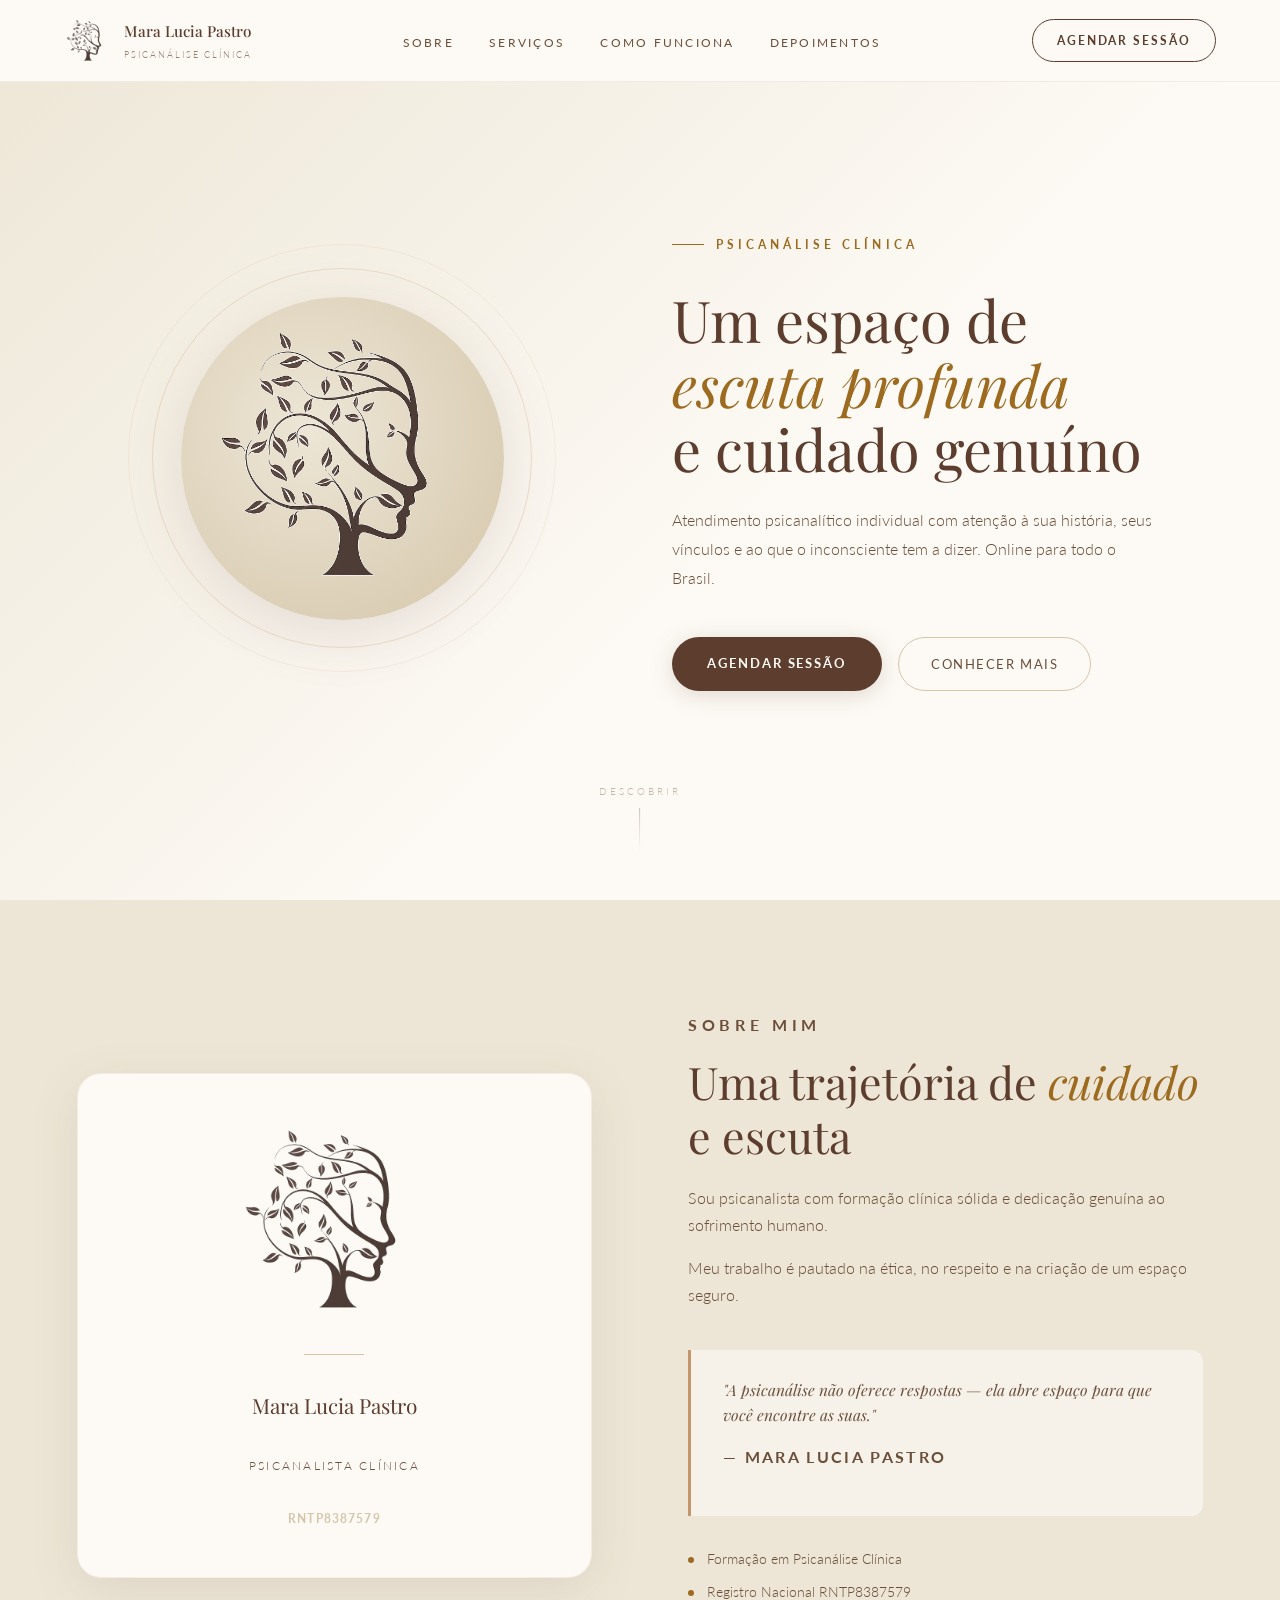
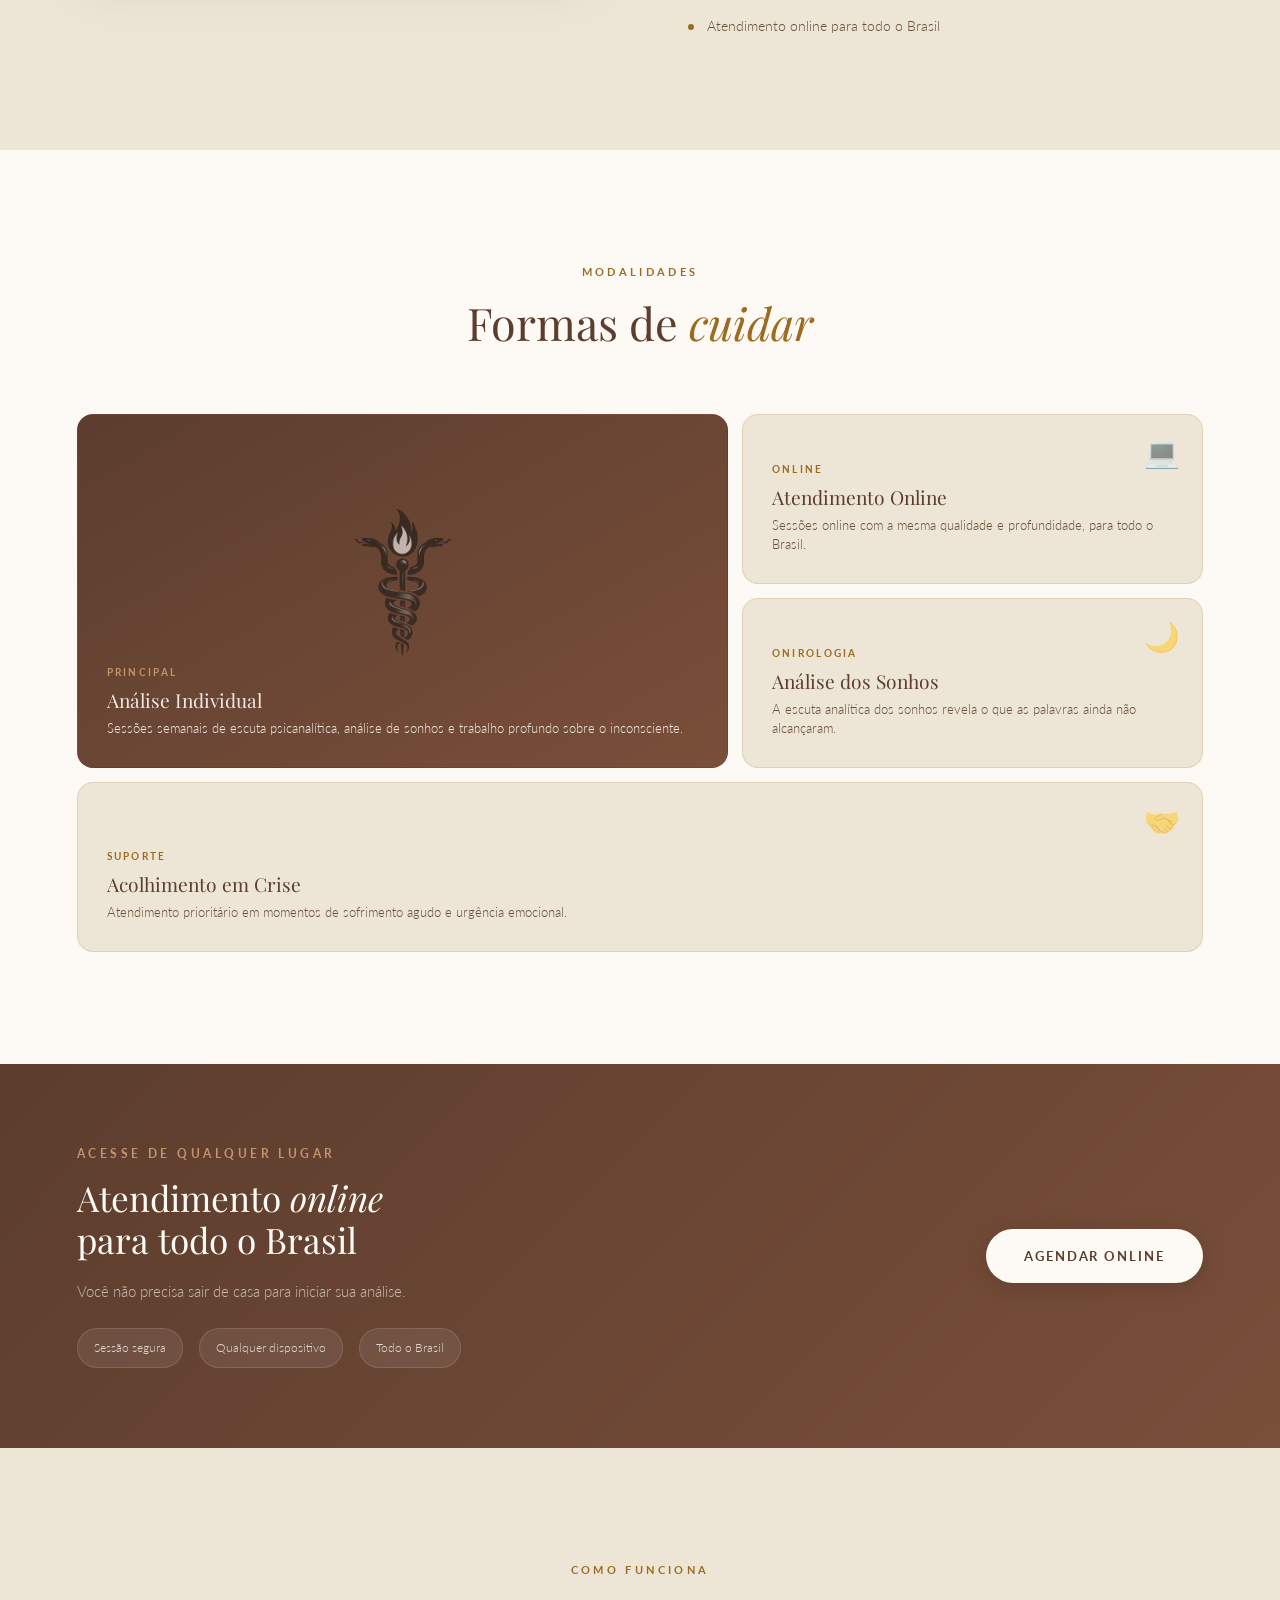
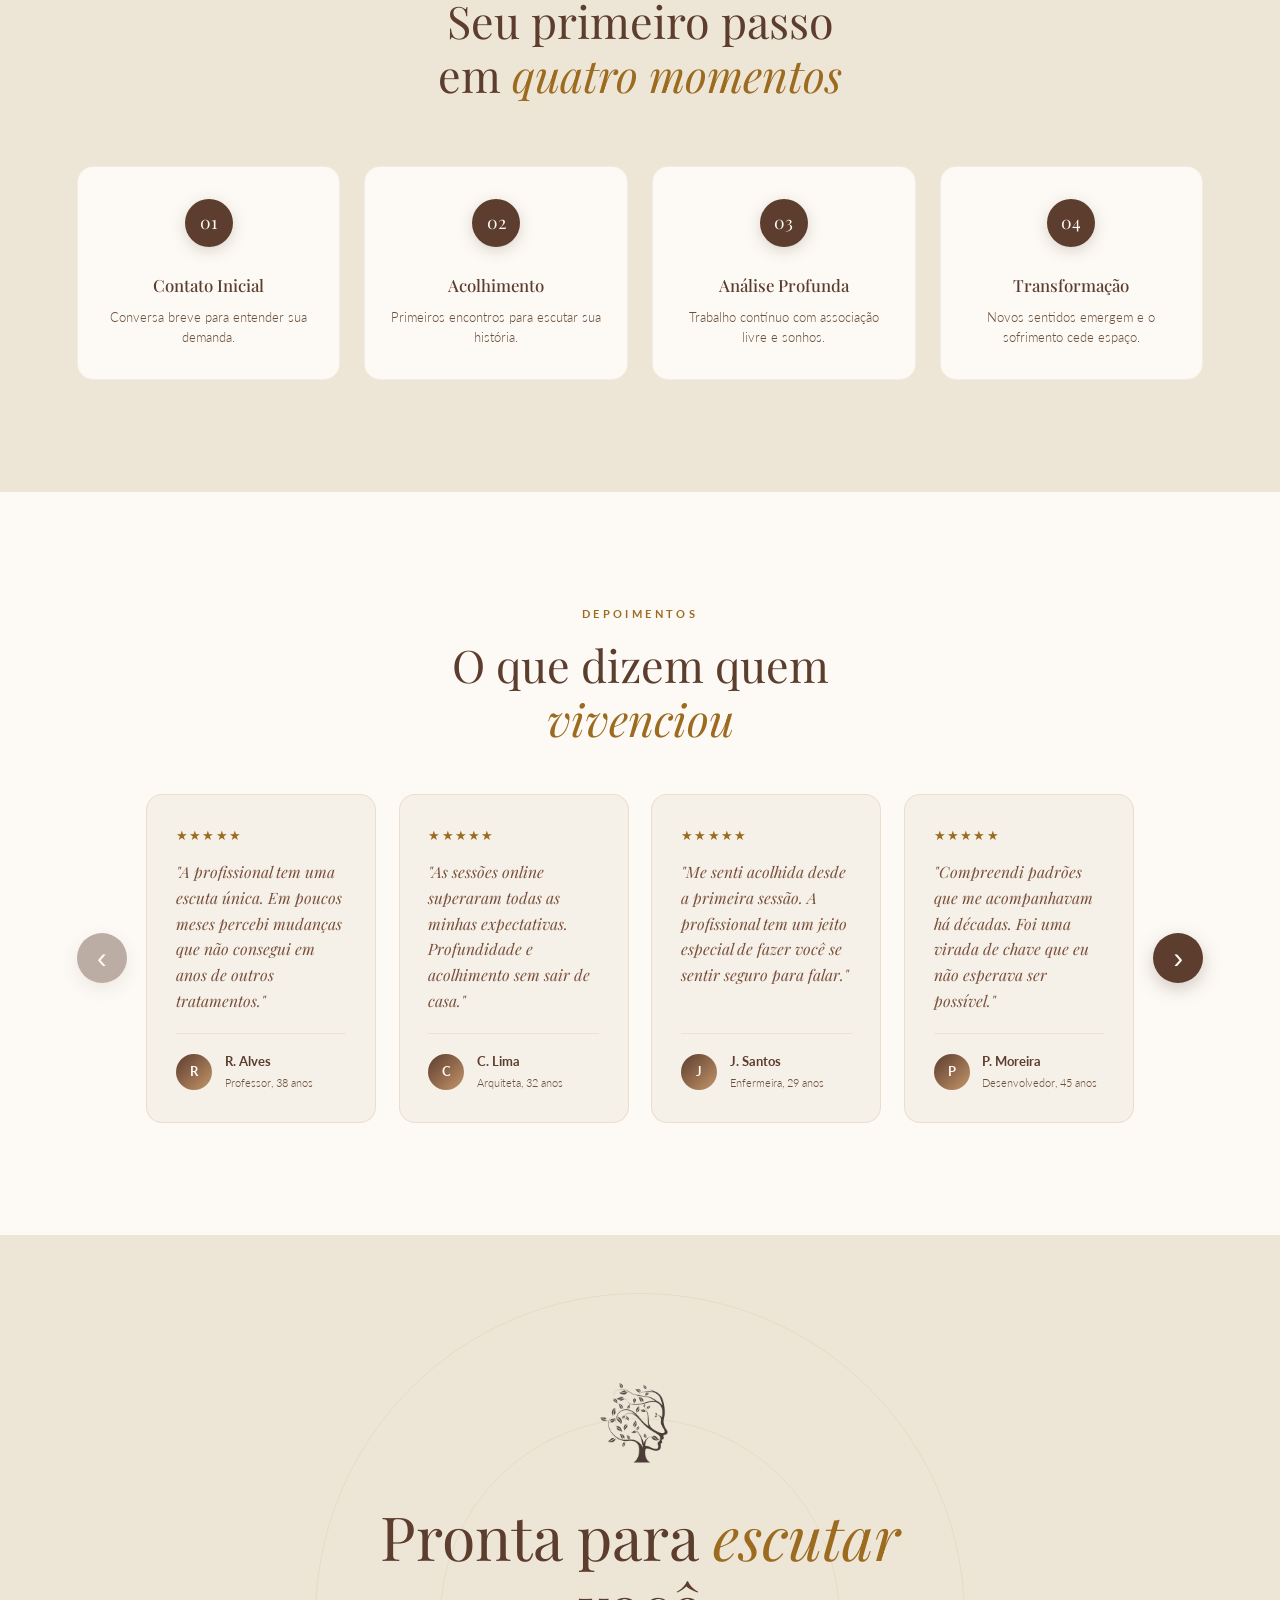
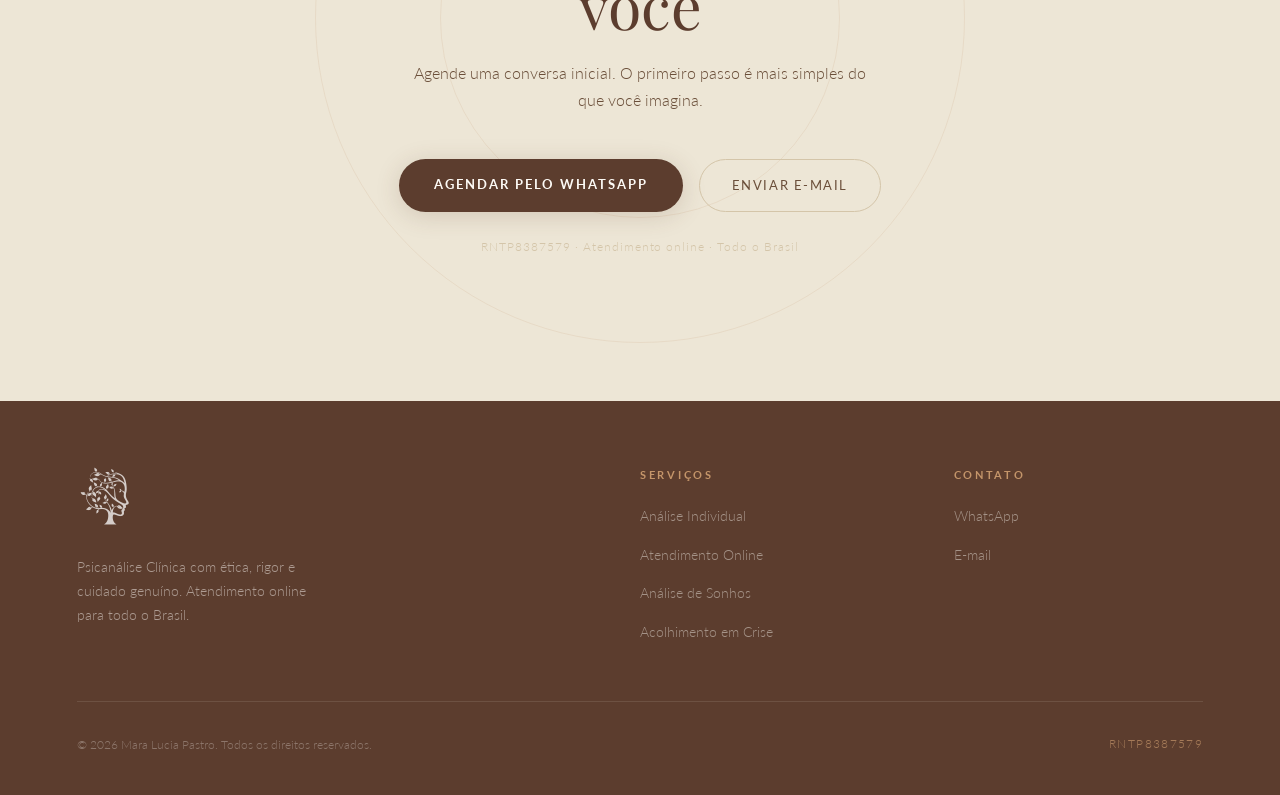
<file: index.html>
<!doctype html>
<html lang="pt-BR">
  <head>
    <meta charset="UTF-8" />
    <meta name="viewport" content="width=device-width, initial-scale=1.0" />
    <title>Mara Lucia Pastro — Psicanalista Clínica | Atendimento Online</title>

    <!-- ═══ SEO PRIMÁRIO ═══ -->
    <meta name="description" content="Psicanalista clínica com atendimento online para todo o Brasil. Escuta profunda, análise individual, análise de sonhos e acolhimento em crise. Agende sua sessão." />
    <meta name="keywords" content="psicanalista, psicanálise clínica, psicanalista online, atendimento psicanalítico online, análise individual, análise de sonhos, acolhimento em crise, terapia online Brasil, psicanalista Brasil, Mara Lucia Pastro, RNTP8387579, saúde mental online, inconsciente, escuta psicanalítica" />
    <meta name="author" content="Mara Lucia Pastro" />
    <meta name="robots" content="index, follow, max-snippet:-1, max-image-preview:large, max-video-preview:-1" />
    <meta name="theme-color" content="#3d2314" />
    <link rel="canonical" href="https://psicanalisemaralucia.com.br/" />

    <!-- ═══ FAVICON ═══ -->
    <link rel="icon" href="./img/favicon.ico" type="image/x-icon" />
    <link rel="icon" href="./img/favicon-32x32.png" type="image/png" sizes="32x32" />
    <link rel="icon" href="./img/favicon-16x16.png" type="image/png" sizes="16x16" />
    <link rel="apple-touch-icon" href="./img/apple-touch-icon.png" />

    <!-- ═══ OPEN GRAPH (WhatsApp, Facebook, LinkedIn) ═══ -->
    <meta property="og:type" content="website" />
    <meta property="og:locale" content="pt_BR" />
    <meta property="og:site_name" content="Mara Lucia Pastro — Psicanálise Clínica" />
    <meta property="og:title" content="Mara Lucia Pastro — Psicanalista Clínica | Atendimento Online" />
    <meta property="og:description" content="Psicanalista clínica com atendimento online para todo o Brasil. Um espaço de escuta profunda e cuidado genuíno. Agende sua primeira conversa." />
    <meta property="og:url" content="https://psicanalisemaralucia.com.br/" />
    <meta property="og:image" content="https://psicanalisemaralucia.com.br/img/og-image.jpg" />
    <meta property="og:image:width" content="1200" />
    <meta property="og:image:height" content="630" />
    <meta property="og:image:alt" content="Mara Lucia Pastro — Psicanalista Clínica" />

    <!-- ═══ TWITTER CARD ═══ -->
    <meta name="twitter:card" content="summary_large_image" />
    <meta name="twitter:title" content="Mara Lucia Pastro — Psicanalista Clínica | Atendimento Online" />
    <meta name="twitter:description" content="Psicanalista clínica com atendimento online para todo o Brasil. Escuta profunda, análise individual e acolhimento em crise." />
    <meta name="twitter:image" content="https://psicanalisemaralucia.com.br/img/og-image.jpg" />

    <!-- ═══ SCHEMA.ORG — DADOS ESTRUTURADOS (JSON-LD) ═══ -->
    <script type="application/ld+json">
    {
      "@context": "https://schema.org",
      "@graph": [
        {
          "@type": "Person",
          "@id": "https://psicanalisemaralucia.com.br/#pessoa",
          "name": "Mara Lucia Pastro",
          "jobTitle": "Psicanalista Clínica",
          "description": "Psicanalista clínica com formação sólida e dedicação genuína ao sofrimento humano. Atendimento online para todo o Brasil.",
          "url": "https://psicanalisemaralucia.com.br/",
          "email": "pastro.maralucia@gmail.com",
          "telephone": "+5516994599741",
          "image": "https://psicanalisemaralucia.com.br/img/MarcaMaraLucia.png",
          "identifier": "RNTP8387579",
          "knowsAbout": ["Psicanálise", "Análise Individual", "Análise de Sonhos", "Saúde Mental", "Inconsciente"],
          "areaServed": { "@type": "Country", "name": "Brasil" },
          "sameAs": ["https://wa.me/16994599741"]
        },
        {
          "@type": "MedicalBusiness",
          "@id": "https://psicanalisemaralucia.com.br/#negocio",
          "name": "Mara Lucia Pastro — Psicanálise Clínica",
          "description": "Atendimento psicanalítico individual online para todo o Brasil.",
          "url": "https://psicanalisemaralucia.com.br/",
          "email": "pastro.maralucia@gmail.com",
          "telephone": "+5516994599741",
          "image": "https://psicanalisemaralucia.com.br/img/MarcaMaraLucia.png",
          "priceRange": "$$",
          "currenciesAccepted": "BRL",
          "paymentAccepted": "Pix, Transferência bancária",
          "areaServed": { "@type": "Country", "name": "Brasil" },
          "availableLanguage": { "@type": "Language", "name": "Portuguese" },
          "hasOfferCatalog": {
            "@type": "OfferCatalog",
            "name": "Serviços de Psicanálise",
            "itemListElement": [
              { "@type": "Offer", "itemOffered": { "@type": "Service", "name": "Análise Individual", "description": "Sessões semanais de escuta psicanalítica, análise de sonhos e trabalho profundo sobre o inconsciente." } },
              { "@type": "Offer", "itemOffered": { "@type": "Service", "name": "Atendimento Online", "description": "Sessões online com a mesma qualidade e profundidade, para todo o Brasil." } },
              { "@type": "Offer", "itemOffered": { "@type": "Service", "name": "Análise dos Sonhos", "description": "A escuta analítica dos sonhos revela o que as palavras ainda não alcançaram." } },
              { "@type": "Offer", "itemOffered": { "@type": "Service", "name": "Acolhimento em Crise", "description": "Atendimento prioritário em momentos de sofrimento agudo e urgência emocional." } }
            ]
          },
          "aggregateRating": {
            "@type": "AggregateRating",
            "ratingValue": "5",
            "reviewCount": "7",
            "bestRating": "5",
            "worstRating": "1"
          },
          "review": [
            {
              "@type": "Review",
              "author": { "@type": "Person", "name": "R. Alves" },
              "reviewRating": { "@type": "Rating", "ratingValue": "5", "bestRating": "5" },
              "reviewBody": "A profissional tem uma escuta única. Em poucos meses percebi mudanças que não consegui em anos de outros tratamentos."
            },
            {
              "@type": "Review",
              "author": { "@type": "Person", "name": "C. Lima" },
              "reviewRating": { "@type": "Rating", "ratingValue": "5", "bestRating": "5" },
              "reviewBody": "As sessões online superaram todas as minhas expectativas. Profundidade e acolhimento sem sair de casa."
            },
            {
              "@type": "Review",
              "author": { "@type": "Person", "name": "J. Santos" },
              "reviewRating": { "@type": "Rating", "ratingValue": "5", "bestRating": "5" },
              "reviewBody": "Me senti acolhida desde a primeira sessão. A profissional tem um jeito especial de fazer você se sentir seguro para falar."
            },
            {
              "@type": "Review",
              "author": { "@type": "Person", "name": "P. Moreira" },
              "reviewRating": { "@type": "Rating", "ratingValue": "5", "bestRating": "5" },
              "reviewBody": "Compreendi padrões que me acompanhavam há décadas. Foi uma virada de chave que eu não esperava ser possível."
            },
            {
              "@type": "Review",
              "author": { "@type": "Person", "name": "I. Fernandes" },
              "reviewRating": { "@type": "Rating", "ratingValue": "5", "bestRating": "5" },
              "reviewBody": "Dois anos de análise valeram mais do que tudo que eu havia feito antes. Reencontrei o prazer de viver."
            },
            {
              "@type": "Review",
              "author": { "@type": "Person", "name": "L. Costa" },
              "reviewRating": { "@type": "Rating", "ratingValue": "5", "bestRating": "5" },
              "reviewBody": "A profissional me ajudou a enxergar questões que eu evitava há anos. Hoje me sinto mais leve e confiante."
            },
            {
              "@type": "Review",
              "author": { "@type": "Person", "name": "M. Oliveira" },
              "reviewRating": { "@type": "Rating", "ratingValue": "5", "bestRating": "5" },
              "reviewBody": "Nunca imaginei que a psicanálise pudesse trazer tanto autoconhecimento. Sou grata por cada sessão."
            }
          ]
        },
        {
          "@type": "WebSite",
          "@id": "https://psicanalisemaralucia.com.br/#website",
          "url": "https://psicanalisemaralucia.com.br/",
          "name": "Mara Lucia Pastro — Psicanálise Clínica",
          "description": "Psicanalista clínica com atendimento online para todo o Brasil.",
          "inLanguage": "pt-BR",
          "publisher": { "@id": "https://psicanalisemaralucia.com.br/#pessoa" }
        },
        {
          "@type": "FAQPage",
          "mainEntity": [
            {
              "@type": "Question",
              "name": "Como funciona o atendimento psicanalítico online?",
              "acceptedAnswer": { "@type": "Answer", "text": "O atendimento é realizado por videochamada, com a mesma qualidade e profundidade das sessões presenciais. Você pode participar de qualquer lugar do Brasil, usando computador, tablet ou celular." }
            },
            {
              "@type": "Question",
              "name": "Qual é o primeiro passo para começar a análise?",
              "acceptedAnswer": { "@type": "Answer", "text": "O primeiro passo é agendar uma conversa inicial pelo WhatsApp ou e-mail. Nessa conversa, você pode apresentar sua demanda e conhecer melhor como funciona o processo analítico." }
            },
            {
              "@type": "Question",
              "name": "A psicanálise online é tão eficaz quanto a presencial?",
              "acceptedAnswer": { "@type": "Answer", "text": "Sim. A psicanálise online oferece a mesma escuta profunda e qualidade clínica do atendimento presencial, com a comodidade de ser acessível de qualquer lugar do Brasil." }
            }
          ]
        }
      ]
    }
    </script>

    <!-- ═══ PERFORMANCE & PRECONNECT ═══ -->
    <link rel="preconnect" href="https://fonts.googleapis.com" />
    <link rel="preconnect" href="https://fonts.gstatic.com" crossorigin />
    <link rel="dns-prefetch" href="https://wa.me" />

    <link
      href="https://fonts.googleapis.com/css2?family=Playfair+Display:ital,wght@0,400;0,500;0,700;1,400;1,500&family=Lato:wght@300;400;700&display=swap"
      rel="stylesheet"
    />
    <link rel="stylesheet" href="./style.css" />
    <script src="./Script.js" defer></script>
  </head>
  <body>
    <nav>
      <a href="#" class="nav-brand">
        <img
          src="./img/MarcaMaraLucia.png"
          alt="Mara Lucia Pastro — Psicanalista Clínica"
        />
        <div class="nav-brand-text">
          <span class="nav-brand-name">Mara Lucia Pastro</span>
          <span class="nav-brand-sub">Psicanálise Clínica</span>
        </div>
      </a>
      <ul class="nav-links" id="navLinks">
        <li><a href="#sobre">Sobre</a></li>
        <li><a href="#servicos">Serviços</a></li>
        <li><a href="#processo">Como funciona</a></li>
        <li><a href="#depoimentos">Depoimentos</a></li>
        <li class="mobile-only" style="display: none">
          <a href="#cta" class="nav-cta mobile-inline">Agendar Sessão</a>
        </li>
      </ul>
      <a href="#cta" class="nav-cta desktop-only">Agendar Sessão</a>
      <button class="hamburger" id="hamburger" aria-label="Menu">
        <span></span><span></span><span></span>
      </button>
    </nav>

    <section id="hero">
      <div class="hero-visual reveal">
        <div class="hero-logo-wrap">
          <div class="hero-logo-ring"></div>
          <div class="hero-logo-ring"></div>
          <div class="hero-logo-bg">
            <img
              src="./img/MarcaMaraLucia.png"
              alt="Marca Mara Lucia Pastro — Psicanalista Clínica"
            />
          </div>
        </div>
      </div>
      <div class="hero-content">
        <p class="hero-eyebrow">Psicanálise Clínica</p>
        <h1>
          <span>Um espaço de</span> <em>escuta profunda</em>
          <span>e cuidado genuíno</span>
        </h1>
        <p class="hero-sub">
          Atendimento psicanalítico individual com atenção à sua história, seus
          vínculos e ao que o inconsciente tem a dizer. Online para todo o
          Brasil.
        </p>
        <div class="hero-actions">
          <a href="#cta" class="btn-prim">Agendar Sessão</a>
          <a href="#sobre" class="btn-sec">Conhecer mais</a>
        </div>
      </div>
      <div class="hero-scroll" aria-hidden="true">
        <span>Descobrir</span>
        <div class="scroll-line"></div>
      </div>
    </section>

    <section id="sobre">
      <div class="sobre-img-card reveal">
        <img
          src="./img/MarcaMaraLucia.png"
          alt="Mara Lucia Pastro — Psicanalista Clínica"
          class="sobre-logo-big"
        />
        <div class="sobre-divider"></div>
        <p class="sobre-nome">Mara Lucia Pastro</p>
        <p class="sobre-titulo">Psicanalista Clínica</p>
        <p class="sobre-rntp">RNTP8387579</p>
      </div>
      <div class="sobre-content">
        <p class="section-label reveal">Sobre mim</p>
        <h2 class="section-title reveal reveal-delay-1">
          Uma trajetória de <em>cuidado</em> e escuta
        </h2>
        <p class="reveal reveal-delay-2">
          Sou psicanalista com formação clínica sólida e dedicação genuína ao
          sofrimento humano.
        </p>
        <p class="reveal reveal-delay-3">
          Meu trabalho é pautado na ética, no respeito e na criação de um espaço
          seguro.
        </p>
        <div class="sobre-quote-block reveal reveal-delay-3">
          <p class="sobre-quote-text">
            "A psicanálise não oferece respostas — ela abre espaço para que você
            encontre as suas."
          </p>
          <p class="sobre-quote-author">— Mara Lucia Pastro</p>
        </div>
        <div class="sobre-credenciais reveal reveal-delay-4">
          <div class="cred-item">Formação em Psicanálise Clínica</div>
          <div class="cred-item">Registro Nacional RNTP8387579</div>
          <div class="cred-item">Atendimento online para todo o Brasil</div>
        </div>
      </div>
    </section>

    <section id="servicos">
      <div class="bento-intro">
        <p class="section-label reveal">Modalidades</p>
        <h2 class="section-title reveal reveal-delay-1">
          Formas de <em>cuidar</em>
        </h2>
      </div>
      <div class="bento">
        
        <div class="bento-card featured span-7 row-2 reveal">
          <img
            src="./img/chatgptpsicpreto.png"
            alt="Símbolo da Psicanálise"
            class="featured-symbol"
          />
          <p class="bento-tag">Principal</p>
          <h3 class="bento-title">Análise Individual</h3>
          <p class="bento-desc">
            Sessões semanais de escuta psicanalítica, análise de sonhos e
            trabalho profundo sobre o inconsciente.
          </p>
        </div>
        <div class="bento-card span-5 reveal reveal-delay-1">
          <p class="bento-tag">Online</p>
          <div class="bento-emoji">💻</div>
          <h3 class="bento-title">Atendimento Online</h3>
          <p class="bento-desc">
            Sessões online com a mesma qualidade e profundidade, para todo o
            Brasil.
          </p>
        </div>
        <div class="bento-card span-5 reveal reveal-delay-2">
          <p class="bento-tag">Onirologia</p>
          <div class="bento-emoji">🌙</div>
          <h3 class="bento-title">Análise dos Sonhos</h3>
          <p class="bento-desc">
            A escuta analítica dos sonhos revela o que as palavras ainda não
            alcançaram.
          </p>
        </div>
        <div class="bento-card span-12 reveal reveal-delay-1">
          <p class="bento-tag">Suporte</p>
          <div class="bento-emoji">🤝</div>
          <h3 class="bento-title">Acolhimento em Crise</h3>
          <p class="bento-desc">
            Atendimento prioritário em momentos de sofrimento agudo e urgência
            emocional.
          </p>
        </div>
      </div>
    </section>

    <div class="online-section">
      <div class="online-content">
        <p>Acesse de qualquer lugar</p>
        <h2 class="online-title">
          Atendimento <em>online</em><br />para todo o Brasil
        </h2>
        <p class="online-desc">
          Você não precisa sair de casa para iniciar sua análise.
        </p>
        <div class="online-badges">
          <span class="online-badge"> Sessão segura</span>
          <span class="online-badge">Qualquer dispositivo</span>
          <span class="online-badge"> Todo o Brasil</span>
        </div>
      </div>
      <a href="#cta" class="btn-prim-inv">Agendar Online</a>
    </div>

    <section id="processo">
      <div class="processo-intro">
        <p class="section-label reveal">Como funciona</p>
        <h2 class="section-title reveal reveal-delay-1">
          Seu primeiro passo<br />em <em>quatro momentos</em>
        </h2>
      </div>
      <div class="steps">
        <div class="step reveal">
          <div class="step-num">01</div>
          <h3 class="step-title">Contato Inicial</h3>
          <p class="step-desc">Conversa breve para entender sua demanda.</p>
        </div>
        <div class="step reveal reveal-delay-1">
          <div class="step-num">02</div>
          <h3 class="step-title">Acolhimento</h3>
          <p class="step-desc">
            Primeiros encontros para escutar sua história.
          </p>
        </div>
        <div class="step reveal reveal-delay-2">
          <div class="step-num">03</div>
          <h3 class="step-title">Análise Profunda</h3>
          <p class="step-desc">
            Trabalho contínuo com associação livre e sonhos.
          </p>
        </div>
        <div class="step reveal reveal-delay-3">
          <div class="step-num">04</div>
          <h3 class="step-title">Transformação</h3>
          <p class="step-desc">
            Novos sentidos emergem e o sofrimento cede espaço.
          </p>
        </div>
      </div>
    </section>

    <section id="depoimentos">
      <div class="dep-intro">
        <p class="section-label reveal">Depoimentos</p>
        <h2 class="section-title reveal reveal-delay-1">
          O que dizem quem <em>vivenciou</em>
        </h2>
      </div>
      <div class="carousel-wrapper reveal">
        <button class="carousel-btn prev" aria-label="Anterior">‹</button>
        <div class="carousel-container">
          <div class="dep-track" id="depTrack">
            <div class="dep-card">
              <div class="dep-stars">★★★★★</div>
              <p class="dep-text">
                "A profissional tem uma escuta única. Em poucos meses percebi
                mudanças que não consegui em anos de outros tratamentos."
              </p>
              <div class="dep-author">
                <div class="dep-avatar">R</div>
                <div>
                  <p class="dep-name">R. Alves</p>
                  <p class="dep-role">Professor, 38 anos</p>
                </div>
              </div>
            </div>
            <div class="dep-card">
              <div class="dep-stars">★★★★★</div>
              <p class="dep-text">
                "As sessões online superaram todas as minhas expectativas.
                Profundidade e acolhimento sem sair de casa."
              </p>
              <div class="dep-author">
                <div class="dep-avatar">C</div>
                <div>
                  <p class="dep-name">C. Lima</p>
                  <p class="dep-role">Arquiteta, 32 anos</p>
                </div>
              </div>
            </div>
            <div class="dep-card">
              <div class="dep-stars">★★★★★</div>
              <p class="dep-text">
                "Me senti acolhida desde a primeira sessão. A profissional tem
                um jeito especial de fazer você se sentir seguro para falar."
              </p>
              <div class="dep-author">
                <div class="dep-avatar">J</div>
                <div>
                  <p class="dep-name">J. Santos</p>
                  <p class="dep-role">Enfermeira, 29 anos</p>
                </div>
              </div>
            </div>
            <div class="dep-card">
              <div class="dep-stars">★★★★★</div>
              <p class="dep-text">
                "Compreendi padrões que me acompanhavam há décadas. Foi uma
                virada de chave que eu não esperava ser possível."
              </p>
              <div class="dep-author">
                <div class="dep-avatar">P</div>
                <div>
                  <p class="dep-name">P. Moreira</p>
                  <p class="dep-role">Desenvolvedor, 45 anos</p>
                </div>
              </div>
            </div>
            <div class="dep-card">
              <div class="dep-stars">★★★★★</div>
              <p class="dep-text">
                "Recomendo de coração. Um espaço verdadeiramente seguro, sem
                julgamentos, com muita competência e ética."
              </p>
              <div class="dep-author">
                <div class="dep-avatar">A</div>
                <div>
                  <p class="dep-name">A. Rocha</p>
                  <p class="dep-role">Designer, 27 anos</p>
                </div>
              </div>
            </div>
            <div class="dep-card">
              <div class="dep-stars">★★★★★</div>
              <p class="dep-text">
                "Dois anos de análise valeram mais do que tudo que eu havia
                feito antes. Reencontrei o prazer de viver."
              </p>
              <div class="dep-author">
                <div class="dep-avatar">I</div>
                <div>
                  <p class="dep-name">I. Fernandes</p>
                  <p class="dep-role">Médica, 48 anos</p>
                </div>
              </div>
            </div>
            <div class="dep-card">
              <div class="dep-stars">★★★★★</div>
              <p class="dep-text">
                "A profissional me ajudou a enxergar questões que eu evitava há
                anos. Hoje me sinto mais leve e confiante."
              </p>
              <div class="dep-author">
                <div class="dep-avatar">L</div>
                <div>
                  <p class="dep-name">L. Costa</p>
                  <p class="dep-role">Advogado, 41 anos</p>
                </div>
              </div>
            </div>
            <div class="dep-card">
              <div class="dep-stars">★★★★★</div>
              <p class="dep-text">
                "Nunca imaginei que a psicanálise pudesse trazer tanto
                autoconhecimento. Sou grata por cada sessão."
              </p>
              <div class="dep-author">
                <div class="dep-avatar">M</div>
                <div>
                  <p class="dep-name">M. Oliveira</p>
                  <p class="dep-role">Estudante, 24 anos</p>
                </div>
              </div>
            </div>
          </div>
        </div>
        <button class="carousel-btn next" aria-label="Próximo">›</button>
      </div>
    </section>

    <section id="cta">
      <div class="cta-ring cta-ring-1" aria-hidden="true"></div>
      <div class="cta-ring cta-ring-2" aria-hidden="true"></div>
      <img
        src="./img/MarcaMaraLucia.png"
        alt="Mara Lucia Pastro — Psicanalista Clínica"
        class="cta-logo"
      />
      <h2 class="cta-title">Pronta para <em>escutar</em><br />você</h2>
      <p class="cta-desc">
        Agende uma conversa inicial. O primeiro passo é mais simples do que você
        imagina.
      </p>
      <div class="cta-actions">
        <a href="https://wa.me/16994599741?text=Ol%C3%A1!%20Vim%20pelo%20site%20Gostaria%20de%20agendar%20uma%20conversa%20e%20saber%20mais%20sobre%20o%20atendimento%20psicanal%C3%ADtico." class="btn-prim" aria-label="Agendar sessão de psicanálise pelo WhatsApp" rel="noopener noreferrer" target="_blank"
          >Agendar pelo WhatsApp</a
        >
        <a href="https://mail.google.com/mail/?view=cm&fs=1&to=pastro.maralucia@gmail.com" target="_blank" rel="noopener noreferrer" class="btn-sec"
          >Enviar E-mail</a
        >
      </div>
      <p class="cta-note">RNTP8387579 · Atendimento online · Todo o Brasil</p>
    </section>

    <footer>
      <div class="footer-grid">
        <div class="footer-brand">
          <img
            src="./img/MarcaMaraLucia.png"
            alt="Mara Lucia Pastro — Psicanálise Clínica"
          />
          <p>
            Psicanálise Clínica com ética, rigor e cuidado genuíno. Atendimento
            online para todo o Brasil.
          </p>
        </div>
        <div class="footer-col">
          <p class="footer-col-title">Serviços</p>
          <ul>
            <li><a href="#servicos">Análise Individual</a></li>
            <li><a href="#servicos">Atendimento Online</a></li>
            <li><a href="#servicos">Análise de Sonhos</a></li>
            <li><a href="#servicos">Acolhimento em Crise</a></li>
          </ul>
        </div>
        <div class="footer-col">
          <p class="footer-col-title">Contato</p>
          <ul>
            <li><a href="https://wa.me/16994599741?text=Ol%C3%A1!%20Vim%20pelo%20site%20Gostaria%20de%20agendar%20uma%20conversa%20e%20saber%20mais%20sobre%20o%20atendimento%20psicanal%C3%ADtico." target="_blank" rel="noopener noreferrer">WhatsApp</a></li>
            <li><a href="https://mail.google.com/mail/?view=cm&fs=1&to=pastro.maralucia@gmail.com" target="_blank" rel="noopener noreferrer">E-mail</a></li>
          </ul>
        </div>
      </div>
      <div class="footer-bottom">
        <span>© 2026 Mara Lucia Pastro. Todos os direitos reservados.</span>
        <span class="footer-rntp">RNTP8387579</span>
      </div>
    </footer>
  </body>
</html>
</file>
<file: style.css>
*,
*::before,
*::after {
  box-sizing: border-box;
  margin: 0;
  padding: 0;
}
:root {
  --marrom: #5c3d2e;
  --marrom2: #7a4f3a;
  --caramelo: #9c6b20;
  --areia: #c4956a;
  --creme: #f5f0e8;
  --creme2: #ede6d6;
  --bege: #d4c5a9;
  --texto: #3a2a1e;
  --texto2: #6b4f3a;
  --branco: #fdfaf5;
  --radius: 16px;
  --ease: cubic-bezier(0.22, 1, 0.36, 1);
}
html {
  scroll-behavior: smooth;
}
body {
  background: var(--branco);
  color: var(--texto);
  font-family: "Lato", sans-serif;
  font-weight: 300;
  line-height: 1.75;
  overflow-x: hidden;
}
nav {
  position: fixed;
  top: 0;
  left: 0;
  right: 0;
  z-index: 100;
  display: flex;
  align-items: center;
  justify-content: space-between;
  padding: 1.1rem 5vw;
  background: #fdfaf5;
  border-bottom: 1px solid rgba(92, 61, 46, 0.08);
  transition: box-shadow 0.3s;
}
.nav-brand {
  display: flex;
  align-items: center;
  gap: 0.85rem;
  text-decoration: none;
}
.nav-brand img {
  height: 46px;
  width: 46px;
  object-fit: contain;
}
.nav-brand-text {
  display: flex;
  flex-direction: column;
  gap: 0.1rem;
}
.nav-brand-name {
  font-family: "Playfair Display", serif;
  font-size: 0.95rem;
  font-weight: 500;
  color: var(--marrom);
  white-space: nowrap;
}
.nav-brand-sub {
  font-size: 0.58rem;
  letter-spacing: 0.22em;
  text-transform: uppercase;
  color: var(--texto2);
  opacity: 0.7;
  white-space: nowrap;
}
.nav-links {
  display: flex;
  gap: 2.2rem;
  list-style: none;
}
.nav-links a {
  font-size: 0.78rem;
  letter-spacing: 0.18em;
  text-transform: uppercase;
  color: var(--texto2);
  text-decoration: none;
  font-weight: 400;
  transition: color 0.3s;
}
.nav-links a:hover {
  color: var(--marrom);
}
.nav-cta {
  font-size: 0.76rem;
  letter-spacing: 0.16em;
  text-transform: uppercase;
  padding: 0.6rem 1.5rem;
  border: 1.5px solid var(--marrom);
  color: var(--marrom);
  border-radius: 40px;
  text-decoration: none;
  font-weight: 700;
  transition:
    background 0.3s,
    color 0.3s;
  white-space: nowrap;
}
.nav-cta:hover {
  background: var(--marrom);
  color: var(--branco);
}
.hamburger {
  display: none;
  flex-direction: column;
  gap: 5px;
  cursor: pointer;
  background: none;
  border: none;
  padding: 6px;
}
.hamburger span {
  display: block;
  width: 26px;
  height: 2px;
  background: var(--marrom);
  border-radius: 2px;
  transition: all 0.3s var(--ease);
}
.hamburger.active span:nth-child(1) {
  transform: rotate(45deg) translate(5px, 5px);
}
.hamburger.active span:nth-child(2) {
  opacity: 0;
}
.hamburger.active span:nth-child(3) {
  transform: rotate(-45deg) translate(5px, -5px);
}
#hero {
  min-height: 100vh;
  display: grid;
  grid-template-columns: 1fr 1fr;
  align-items: center;
  padding: 8rem 6vw 7rem;
  background: linear-gradient(135deg, var(--creme2) 0%, var(--branco) 60%);
  gap: 4rem;
  position: relative;
  overflow: hidden;
}
.hero-visual {
  display: flex;
  justify-content: center;
  align-items: center;
}
.hero-logo-wrap {
  position: relative;
  width: 380px;
  aspect-ratio: 1;
  display: flex;
  align-items: center;
  justify-content: center;
}
.hero-logo-ring {
  position: absolute;
  inset: 0;
  border-radius: 50%;
  border: 1px solid rgba(196, 149, 106, 0.25);
  animation: ringPulseHero 5s ease-in-out infinite;
}
.hero-logo-ring:nth-child(2) {
  inset: -24px;
  border-color: rgba(196, 149, 106, 0.12);
  animation-delay: -2.5s;
}
.hero-logo-bg {
  width: 85%;
  aspect-ratio: 1;
  border-radius: 50%;
  background: radial-gradient(circle at 40% 40%, var(--creme2), var(--bege));
  display: flex;
  align-items: center;
  justify-content: center;
  box-shadow: 0 16px 60px rgba(92, 61, 46, 0.12);
  position: relative;
  z-index: 1;
}
.hero-logo-bg img {
  width: 85%;
  height: 85%;
  object-fit: contain;
}
.hero-content {
  position: relative;
  z-index: 1;
}
.hero-eyebrow {
  display: inline-flex;
  align-items: center;
  gap: 0.75rem;
  font-size: 0.72rem;
  letter-spacing: 0.35em;
  text-transform: uppercase;
  color: var(--caramelo);
  margin-bottom: 2rem;
  font-weight: 700;
  opacity: 0;
  animation: fadeUp 0.8s var(--ease) 0.2s forwards;
}
.hero-eyebrow::before {
  content: "";
  display: block;
  width: 32px;
  height: 1px;
  background: var(--caramelo);
}
h1 {
  font-family: "Playfair Display", serif;
  font-size: clamp(2.6rem, 4.5vw, 4.2rem);
  font-weight: 400;
  line-height: 1.12;
  color: var(--marrom);
  margin-bottom: 1.6rem;
  opacity: 0;
  animation: fadeUp 0.9s var(--ease) 0.4s forwards;
}
h1 em {
  font-style: italic;
  color: var(--caramelo);
}
h1 span {
  display: block;
}
.hero-sub {
  font-size: 1rem;
  color: var(--texto2);
  max-width: 480px;
  margin-bottom: 2.8rem;
  line-height: 1.8;
  opacity: 0;
  animation: fadeUp 0.9s var(--ease) 0.6s forwards;
}
.hero-actions {
  display: flex;
  gap: 1rem;
  flex-wrap: wrap;
  opacity: 0;
  animation: fadeUp 0.9s var(--ease) 0.8s forwards;
}
.hero-scroll {
  position: absolute;
  bottom: 3rem;
  left: 50%;
  transform: translateX(-50%);
  display: flex;
  flex-direction: column;
  align-items: center;
  gap: 0.5rem;
  opacity: 0;
  animation: fadeIn 1s ease 1.4s forwards;
}
.hero-scroll span {
  font-size: 0.62rem;
  letter-spacing: 0.3em;
  text-transform: uppercase;
  color: rgba(106, 79, 58, 0.4);
}
.scroll-line {
  width: 1px;
  height: 44px;
  background: linear-gradient(to bottom, rgba(92, 61, 46, 0.3), transparent);
  animation: scrollPulse 2.2s ease-in-out infinite;
}
.btn-prim {
  padding: 0.9rem 2.2rem;
  background: var(--marrom);
  color: var(--branco);
  font-size: 0.8rem;
  font-weight: 700;
  letter-spacing: 0.15em;
  text-transform: uppercase;
  border-radius: 50px;
  text-decoration: none;
  transition:
    background 0.3s,
    transform 0.3s var(--ease),
    box-shadow 0.3s;
  box-shadow: 0 4px 24px rgba(92, 61, 46, 0.18);
  display: inline-block;
  text-align: center;
}
.btn-prim:hover {
  background: var(--marrom2);
  transform: translateY(-3px);
  box-shadow: 0 8px 36px rgba(92, 61, 46, 0.28);
}
.btn-sec {
  padding: 0.9rem 2rem;
  border: 1.5px solid var(--bege);
  color: var(--texto2);
  font-size: 0.8rem;
  font-weight: 400;
  letter-spacing: 0.12em;
  text-transform: uppercase;
  border-radius: 50px;
  text-decoration: none;
  transition:
    border-color 0.3s,
    color 0.3s;
  display: inline-block;
}
.btn-sec:hover {
  border-color: var(--marrom);
  color: var(--marrom);
}
section {
  padding: 7rem 6vw;
}
.section-label {
  font-size: 0.7rem;
  letter-spacing: 0.3em;
  text-transform: uppercase;
  color: var(--caramelo);
  margin-bottom: 0.9rem;
  font-weight: 700;
}
.section-title {
  font-family: "Playfair Display", serif;
  font-size: clamp(1.9rem, 3.5vw, 3rem);
  font-weight: 400;
  line-height: 1.2;
  color: var(--marrom);
  margin-bottom: 1.4rem;
}
.section-title em {
  font-style: italic;
  color: var(--caramelo);
}
#sobre {
  background: var(--creme2);
  display: grid;
  grid-template-columns: 1fr 1fr;
  gap: 6rem;
  align-items: center;
}
.sobre-img-card {
  background: var(--branco);
  border-radius: 24px;
  padding: 3rem 2.5rem;
  box-shadow: 0 12px 50px rgba(92, 61, 46, 0.1);
  display: flex;
  flex-direction: column;
  align-items: center;
  gap: 2rem;
  border: 1px solid rgba(196, 149, 106, 0.15);
}
.sobre-logo-big {
  width: 200px;
  height: 200px;
  object-fit: contain;
}
.sobre-divider {
  width: 60px;
  height: 1px;
  background: var(--bege);
}
.sobre-nome {
  font-family: "Playfair Display", serif;
  font-size: 1.3rem;
  color: var(--marrom);
  text-align: center;
}
.sobre-titulo {
  font-size: 0.78rem;
  letter-spacing: 0.18em;
  text-transform: uppercase;
  color: var(--texto2);
  text-align: center;
}
.sobre-rntp {
  font-size: 0.72rem;
  letter-spacing: 0.1em;
  color: var(--bege);
  text-align: center;
  font-weight: 700;
}
.sobre-content p {
  color: var(--texto2);
  margin-bottom: 1rem;
  font-size: 0.97rem;
}
.sobre-quote-block {
  margin-top: 2.5rem;
  padding: 1.8rem 2rem;
  border-left: 3px solid var(--areia);
  background: rgba(255, 255, 255, 0.5);
  border-radius: 0 12px 12px 0;
}
.sobre-quote-text {
  font-family: "Playfair Display", serif;
  font-size: 1.05rem;
  font-style: italic;
  color: var(--marrom2);
  line-height: 1.6;
  margin-bottom: 0.5rem;
}
.sobre-quote-author {
  font-size: 0.75rem;
  letter-spacing: 0.15em;
  text-transform: uppercase;
  color: var(--areia);
  font-weight: 700;
}
.sobre-credenciais {
  display: flex;
  flex-direction: column;
  gap: 0.6rem;
  margin-top: 2rem;
}
.cred-item {
  display: flex;
  align-items: center;
  gap: 0.8rem;
  font-size: 0.85rem;
  color: var(--texto2);
}
.cred-item::before {
  content: "";
  width: 6px;
  height: 6px;
  border-radius: 50%;
  background: var(--caramelo);
}
#servicos {
  background: var(--branco);
}
.bento-intro {
  text-align: center;
  max-width: 560px;
  margin: 0 auto 4rem;
}
.bento {
  display: grid;
  grid-template-columns: repeat(12, 1fr);
  grid-auto-rows: 170px;
  gap: 14px;
}
.bento-card {
  border: 1px solid rgba(196, 149, 106, 0.28);
  border-radius: var(--radius);
  background: var(--creme2);
  padding: 1.8rem;
  display: flex;
  flex-direction: column;
  justify-content: flex-end;
  transition:
    border-color 0.3s,
    transform 0.3s var(--ease),
    box-shadow 0.3s;
  position: relative;
  overflow: hidden;
}
.bento-card:hover {
  border-color: rgba(156, 107, 32, 0.35);
  transform: translateY(-4px);
  box-shadow: 0 8px 40px rgba(92, 61, 46, 0.1);
}
.bento-card.featured {
  background: linear-gradient(150deg, var(--marrom) 0%, var(--marrom2) 100%);
  border-color: transparent;
}
/* Imagem de fundo do card featured (substitua o src pelo arquivo desejado) */
.bento-card.featured .featured-symbol {
  position: absolute;
  top: 50%;
  left: 50%;
  transform: translate(-50%, -50%);
  width: 60%;
  max-width: 200px;
  opacity: 0.6;
  pointer-events: none;
  z-index: 0;
}
.bento-card.featured .bento-tag,
.bento-card.featured .bento-title,
.bento-card.featured .bento-desc {
  position: relative;
  z-index: 1;
}
.bento-card.featured .bento-title,
.bento-card.featured .bento-desc {
  color: rgba(253, 250, 245, 0.9);
}
.bento-card.featured .bento-tag {
  color: var(--areia);
}
.bento-card.span-5 {
  grid-column: span 5;
}
.bento-card.span-7 {
  grid-column: span 7;
}
.bento-card.span-12 {
  grid-column: span 12;
}
.bento-card.row-2 {
  grid-row: span 2;
}
.bento-tag {
  font-size: 0.65rem;
  letter-spacing: 0.22em;
  text-transform: uppercase;
  color: var(--caramelo);
  margin-bottom: 0.4rem;
  font-weight: 700;
}
.bento-title {
  font-family: "Playfair Display", serif;
  font-size: 1.2rem;
  font-weight: 400;
  color: var(--marrom);
  line-height: 1.3;
}
.bento-desc {
  font-size: 0.8rem;
  color: var(--texto2);
  margin-top: 0.4rem;
  line-height: 1.5;
}
.bento-emoji {
  font-size: 1.8rem;
  line-height: 1;
  position: absolute;
  top: 1.4rem;
  right: 1.4rem;
  opacity: 0.55;
}
.online-section {
  background: linear-gradient(135deg, var(--marrom) 0%, var(--marrom2) 100%);
  padding: 5rem 6vw;
  display: flex;
  align-items: center;
  justify-content: space-between;
  gap: 3rem;
  flex-wrap: wrap;
}
.online-content p:first-child {
  font-size: 0.72rem;
  letter-spacing: 0.3em;
  text-transform: uppercase;
  color: var(--areia);
  margin-bottom: 0.8rem;
  font-weight: 700;
}
.online-title {
  font-family: "Playfair Display", serif;
  font-size: 2.2rem;
  font-weight: 400;
  color: var(--branco);
  line-height: 1.2;
}
.online-title em {
  font-style: italic;
}
.online-desc {
  color: rgba(253, 250, 245, 0.65);
  margin-top: 1rem;
  font-size: 0.95rem;
  max-width: 440px;
}
.online-badges {
  display: flex;
  gap: 1rem;
  flex-wrap: wrap;
  margin-top: 1.5rem;
}
.online-badge {
  display: flex;
  align-items: center;
  gap: 0.6rem;
  background: rgba(255, 255, 255, 0.08);
  border: 1px solid rgba(255, 255, 255, 0.12);
  border-radius: 40px;
  padding: 0.5rem 1rem;
  font-size: 0.78rem;
  color: rgba(253, 250, 245, 0.8);
}
.btn-prim-inv {
  padding: 1rem 2.4rem;
  background: var(--branco);
  color: var(--marrom);
  font-size: 0.8rem;
  font-weight: 700;
  letter-spacing: 0.15em;
  text-transform: uppercase;
  border-radius: 50px;
  text-decoration: none;
  box-shadow: 0 4px 24px rgba(0, 0, 0, 0.15);
  transition:
    background 0.3s,
    transform 0.3s;
}
.btn-prim-inv:hover {
  background: var(--creme);
  transform: translateY(-3px);
}
#processo {
  background: var(--creme2);
}
.processo-intro {
  text-align: center;
  max-width: 500px;
  margin: 0 auto;
}
.steps {
  display: grid;
  grid-template-columns: repeat(4, 1fr);
  gap: 1.5rem;
  margin-top: 4rem;
}
.step {
  padding: 2rem 1.5rem;
  background: var(--branco);
  border-radius: var(--radius);
  border: 1px solid rgba(196, 149, 106, 0.15);
  transition:
    transform 0.3s,
    box-shadow 0.3s;
}
.step:hover {
  transform: translateY(-5px);
  box-shadow: 0 12px 40px rgba(92, 61, 46, 0.1);
}
.step-num {
  width: 48px;
  height: 48px;
  border-radius: 50%;
  background: var(--marrom);
  color: var(--branco);
  display: flex;
  align-items: center;
  justify-content: center;
  font-family: "Playfair Display", serif;
  font-size: 1.1rem;
  margin: 0 auto 1.5rem;
  box-shadow: 0 4px 16px rgba(92, 61, 46, 0.2);
}
.step-title {
  font-family: "Playfair Display", serif;
  font-size: 1.05rem;
  font-weight: 500;
  color: var(--marrom);
  text-align: center;
  margin-bottom: 0.5rem;
}
.step-desc {
  font-size: 0.82rem;
  color: var(--texto2);
  text-align: center;
  line-height: 1.5;
}

/* ── DEPOIMENTOS CARROSSEL (SETAS VISÍVEIS) ── */
#depoimentos {
  background: var(--branco);
}
.dep-intro {
  text-align: center;
  max-width: 520px;
  margin: 0 auto 3rem;
}
.carousel-wrapper {
  display: flex;
  align-items: center;
  gap: 1.2rem;
  max-width: 1200px;
  margin: 0 auto;
}
.carousel-container {
  flex: 1;
  overflow: hidden;
}
.dep-track {
  display: flex;
  gap: 1.4rem;
  transition: transform 0.5s var(--ease);
}
.dep-card {
  flex-shrink: 0;
  width: calc(25% - 1.05rem);
  padding: 1.8rem;
  border: 1px solid rgba(196, 149, 106, 0.2);
  border-radius: 16px;
  background: var(--creme);
  display: flex;
  flex-direction: column;
  transition:
    border-color 0.3s,
    transform 0.3s;
}
.dep-card:hover {
  border-color: var(--areia);
  transform: translateY(-5px);
}
.dep-stars {
  color: var(--caramelo);
  font-size: 0.8rem;
  margin-bottom: 0.8rem;
  letter-spacing: 0.1em;
}
.dep-text {
  font-family: "Playfair Display", serif;
  font-style: italic;
  font-size: 0.98rem;
  color: var(--marrom2);
  line-height: 1.65;
  margin-bottom: 1.2rem;
  flex: 1;
}
.dep-author {
  display: flex;
  align-items: center;
  gap: 0.8rem;
  border-top: 1px solid rgba(196, 149, 106, 0.15);
  padding-top: 1rem;
  margin-top: auto;
}
.dep-avatar {
  width: 36px;
  height: 36px;
  border-radius: 50%;
  background: linear-gradient(135deg, var(--marrom), var(--areia));
  display: flex;
  align-items: center;
  justify-content: center;
  font-size: 0.8rem;
  color: var(--branco);
  font-weight: 700;
}
.dep-name {
  font-size: 0.82rem;
  font-weight: 700;
  color: var(--marrom);
}
.dep-role {
  font-size: 0.7rem;
  color: var(--texto2);
}

.carousel-btn {
  flex-shrink: 0;
  width: 50px;
  height: 50px;
  border-radius: 50%;
  background: var(--marrom);
  color: var(--branco);
  border: none;
  font-size: 1.8rem;
  display: flex;
  align-items: center;
  justify-content: center;
  cursor: pointer;
  transition:
    background 0.3s,
    transform 0.2s;
  box-shadow: 0 6px 18px rgba(92, 61, 46, 0.25);
  line-height: 1;
}
.carousel-btn:hover {
  background: var(--caramelo);
  transform: scale(1.05);
}
.carousel-btn.disabled {
  opacity: 0.4;
  pointer-events: none;
}

#cta {
  background: var(--creme2);
  text-align: center;
  padding: 9rem 6vw;
  position: relative;
  overflow: hidden;
}
.cta-ring {
  position: absolute;
  border-radius: 50%;
  border: 1px solid rgba(196, 149, 106, 0.15);
  top: 50%;
  left: 50%;
  transform: translate(-50%, -50%);
  animation: ringPulseCta 6s ease-in-out infinite;
  pointer-events: none;
}
.cta-ring-1 {
  width: 400px;
  height: 400px;
}
.cta-ring-2 {
  width: 650px;
  height: 650px;
  animation-delay: -3s;
}
.cta-logo {
  width: 90px;
  height: 90px;
  object-fit: contain;
  margin: 0 auto 2rem;
  display: block;
  position: relative;
  z-index: 1;
}
.cta-title {
  font-family: "Playfair Display", serif;
  font-size: clamp(2rem, 5vw, 3.8rem);
  font-weight: 400;
  color: var(--marrom);
  line-height: 1.15;
  margin-bottom: 1.2rem;
  position: relative;
  z-index: 1;
}
.cta-title em {
  font-style: italic;
  color: var(--caramelo);
}
.cta-desc {
  color: var(--texto2);
  max-width: 460px;
  margin: 0 auto 2.8rem;
  font-size: 0.97rem;
  position: relative;
  z-index: 1;
}
.cta-actions {
  display: flex;
  gap: 1rem;
  justify-content: center;
  flex-wrap: wrap;
  position: relative;
  z-index: 1;
}
.cta-note {
  font-size: 0.75rem;
  color: var(--bege);
  margin-top: 1.5rem;
  letter-spacing: 0.08em;
}
footer {
  background: var(--marrom);
  color: rgba(253, 250, 245, 0.7);
  padding: 4rem 6vw 2.5rem;
}
.footer-grid {
  display: grid;
  grid-template-columns: 2fr 1fr 1fr;
  gap: 4rem;
  margin-bottom: 3.5rem;
}
.footer-brand img {
  height: 64px;
  object-fit: contain;
  margin-bottom: 1.2rem;
  filter: brightness(0) invert(1);
  opacity: 0.75;
}
.footer-brand p {
  font-size: 0.85rem;
  max-width: 230px;
  color: rgba(253, 250, 245, 0.5);
}
.footer-col-title {
  font-size: 0.68rem;
  letter-spacing: 0.25em;
  text-transform: uppercase;
  color: var(--areia);
  margin-bottom: 1.1rem;
  font-weight: 700;
}
.footer-col ul {
  list-style: none;
  display: flex;
  flex-direction: column;
  gap: 0.65rem;
}
.footer-col a {
  font-size: 0.85rem;
  color: rgba(253, 250, 245, 0.45);
  text-decoration: none;
  transition: color 0.2s;
}
.footer-col a:hover {
  color: rgba(253, 250, 245, 0.9);
}
.footer-bottom {
  border-top: 1px solid rgba(253, 250, 245, 0.1);
  padding-top: 2rem;
  display: flex;
  justify-content: space-between;
  font-size: 0.75rem;
  color: rgba(253, 250, 245, 0.3);
  flex-wrap: wrap;
}
.footer-rntp {
  font-size: 0.72rem;
  letter-spacing: 0.12em;
  color: var(--areia);
  opacity: 0.7;
}

@keyframes fadeUp {
  from {
    opacity: 0;
    transform: translateY(28px);
  }
  to {
    opacity: 1;
    transform: translateY(0);
  }
}
@keyframes fadeIn {
  from {
    opacity: 0;
  }
  to {
    opacity: 1;
  }
}
@keyframes scrollPulse {
  0%,
  100% {
    opacity: 0.4;
    transform: scaleY(1);
  }
  50% {
    opacity: 1;
    transform: scaleY(0.6);
  }
}
@keyframes ringPulseHero {
  0%,
  100% {
    opacity: 0.4;
    transform: scale(1);
  }
  50% {
    opacity: 0.1;
    transform: scale(1.04);
  }
}
@keyframes ringPulseCta {
  0%,
  100% {
    opacity: 0.4;
    transform: translate(-50%, -50%) scale(1);
  }
  50% {
    opacity: 0.1;
    transform: translate(-50%, -50%) scale(1.04);
  }
}
.reveal {
  opacity: 0;
  transform: translateY(28px);
  transition:
    opacity 0.8s var(--ease),
    transform 0.8s var(--ease);
}
.reveal.visible {
  opacity: 1;
  transform: translateY(0);
}
.reveal-delay-1 {
  transition-delay: 0.12s;
}
.reveal-delay-2 {
  transition-delay: 0.24s;
}
.reveal-delay-3 {
  transition-delay: 0.36s;
}
.reveal-delay-4 {
  transition-delay: 0.48s;
}

@media (max-width: 1024px) {
  .dep-card {
    width: calc(50% - 0.7rem);
  }
  .carousel-btn {
    width: 44px;
    height: 44px;
    font-size: 1.5rem;
  }
  .carousel-wrapper {
    gap: 0.8rem;
  }
  .steps {
    grid-template-columns: repeat(2, 1fr);
  }
  .bento {
    grid-template-columns: repeat(6, 1fr);
    grid-auto-rows: 150px;
  }
  .bento-card.span-5,
  .bento-card.span-7 {
    grid-column: span 3;
  }
  .bento-card.span-12 {
    grid-column: span 6;
  }
  .footer-grid {
    grid-template-columns: 1fr 1fr;
    gap: 2.5rem;
  }
  .footer-brand {
    grid-column: span 2;
  }
  #sobre {
    gap: 3rem;
  }
}

@media (max-width: 768px) {
  .nav-links {
    position: fixed;
    top: 0;
    right: -100%;
    width: 75%;
    max-width: 320px;
    height: 100vh;
    background: #fdfaf5;
    flex-direction: column;
    justify-content: center;
    align-items: center;
    gap: 2.5rem;
    transition: right 0.4s var(--ease);
    box-shadow: -8px 0 30px rgba(92, 61, 46, 0.1);
    z-index: 100;
  }
  .nav-links.active {
    right: 0;
  }
  .nav-cta.desktop-only {
    display: none;
  }
  .hamburger {
    display: flex;
  }
  #hero {
    grid-template-columns: 1fr;
    text-align: center;
    padding: 6rem 5vw 4rem;
  }
  .hero-logo-wrap {
    width: 220px;
  }
  .hero-scroll {
    display: none;
  }
  #sobre {
    grid-template-columns: 1fr;
    gap: 2.5rem;
  }
  .bento {
    grid-template-columns: 1fr;
    grid-auto-rows: auto;
  }
  .bento-card.span-5,
  .bento-card.span-7,
  .bento-card.span-12 {
    grid-column: span 1;
  }
  .online-section {
    flex-direction: column;
    text-align: center;
  }
  .steps {
    grid-template-columns: 1fr;
  }
  .dep-card {
    width: 100%;
  }
  .carousel-btn {
    width: 40px;
    height: 40px;
    font-size: 1.4rem;
  }
  .carousel-wrapper {
    gap: 0.5rem;
  }
  .footer-grid {
    grid-template-columns: 1fr;
    gap: 2rem;
  }
  .footer-brand {
    grid-column: span 1;
  }
  .hero-actions {
    justify-content: center;
    margin-bottom: 1rem;
  }
}
</file>
